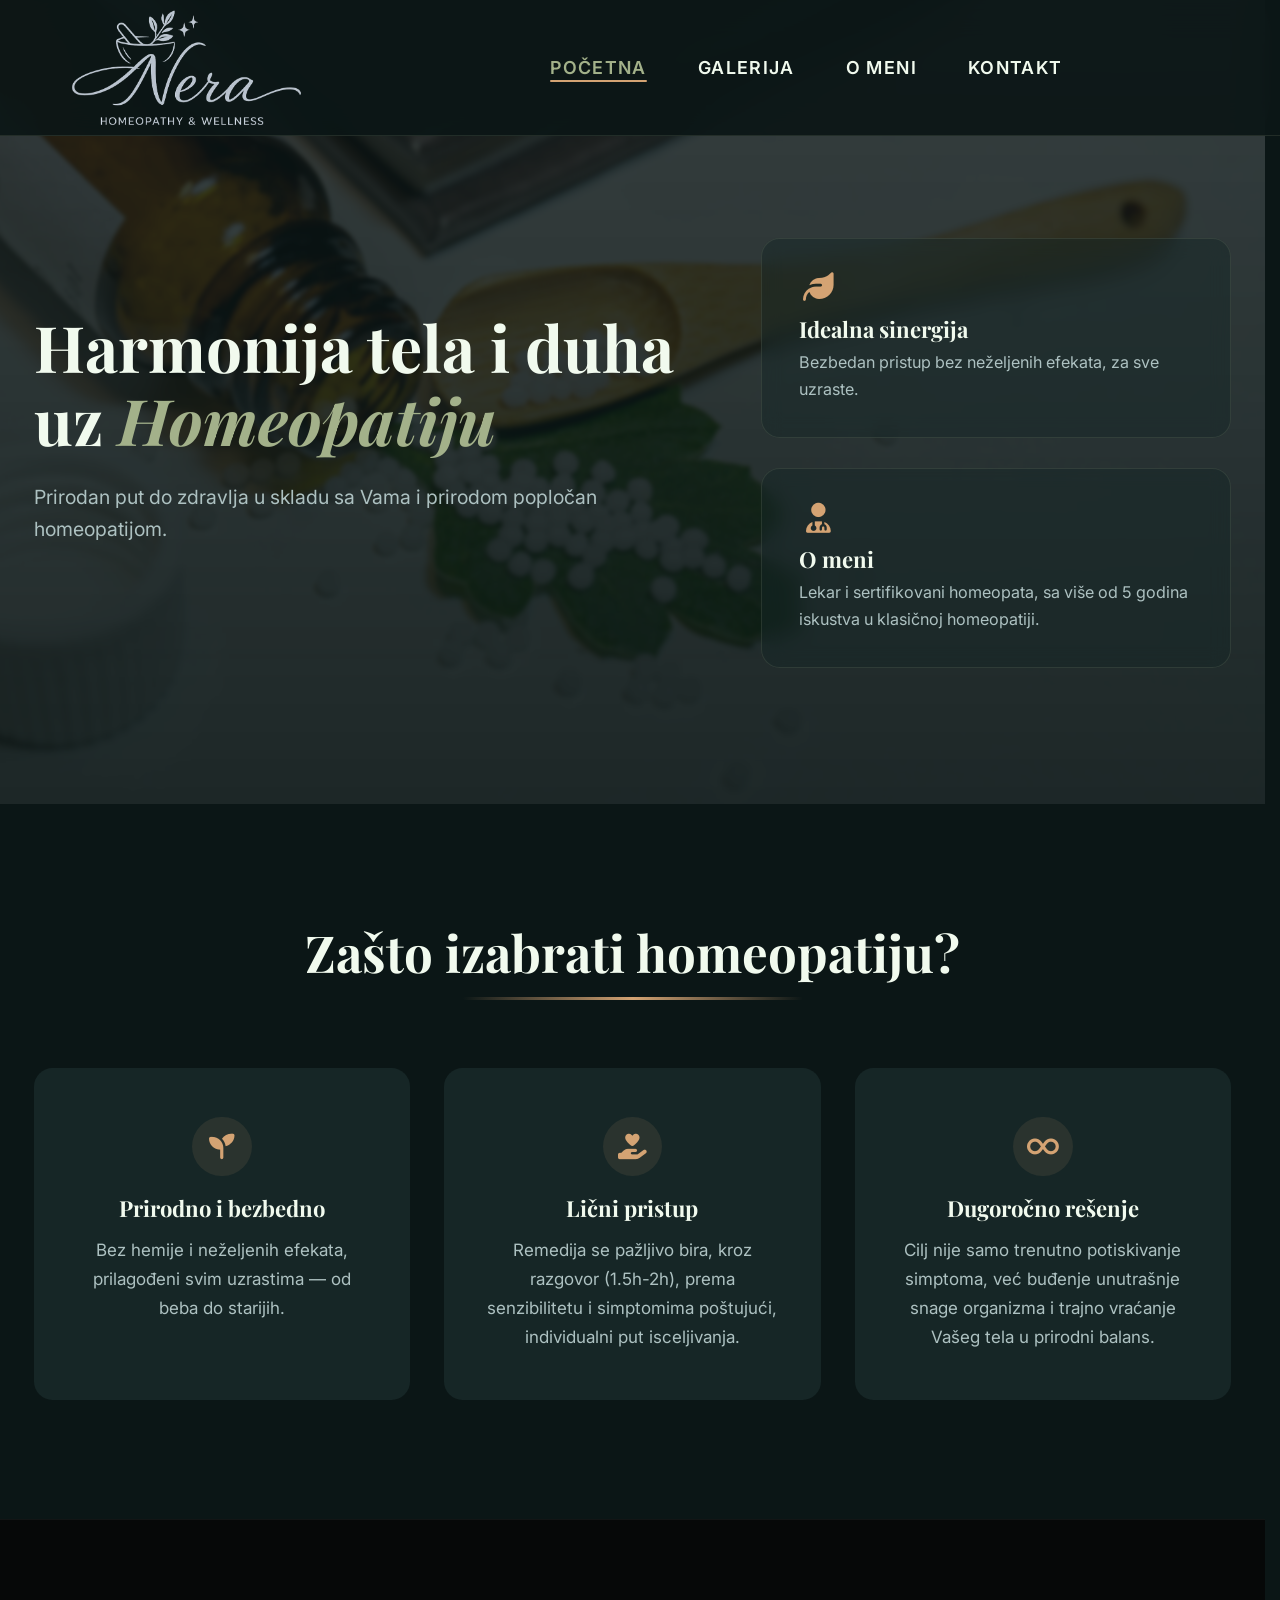
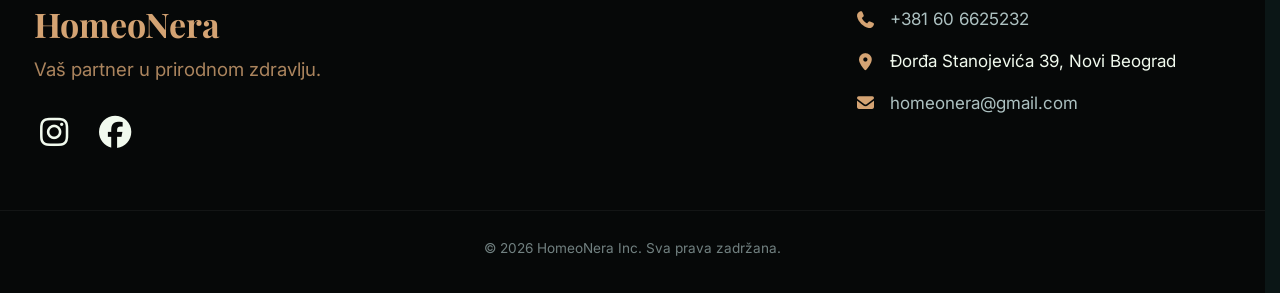
<file: index.html>
<!DOCTYPE html>
<html lang="sr">
<head>
    <meta charset="UTF-8">
    <meta name="viewport" content="width=device-width, initial-scale=1.0">
    <meta name="description" content="Homeopatija Nera – prirodan put do zdravlja kroz individualne tretmane koji tretiraju uzrok, a ne samo simptome.">
    <title>HomeoNera</title>

    <link rel="preconnect" href="https://fonts.googleapis.com">
    <link rel="preconnect" href="https://fonts.gstatic.com" crossorigin>
    <link href="https://fonts.googleapis.com/css2?family=Playfair+Display:ital,wght@0,700;1,400&family=Inter:wght@300;400;600&display=swap" rel="stylesheet">
    <link rel="stylesheet" href="fontawesome-free-7.2.0-web/css/all.min.css">
    
    <link rel="icon" type="image/png" href="favourite.png">
    <link rel="stylesheet" href="style.css">
    <script src="skript.js" defer></script>
</head>

<body>
    <header id="header">
        <div class="container header-content">
            <a href="index.html" class="logo" aria-label="HomeoNera - početna">
                <img src="Nera.png" alt="HomeoNera logo" width="120" height="120">
            </a>

            <button class="hamburger" id="hamburger" aria-label="Otvori navigaciju" aria-expanded="false" aria-controls="nav-links">
                <i class="fas fa-bars" aria-hidden="true"></i>
            </button>

            <nav aria-label="Glavna navigacija">
                <ul id="nav-links" role="list">
                    <li><a href="#pocetna">Početna</a></li>
                    <li><a href="Galerija.html">Galerija</a></li>
                    <li><a href="Omeni.html">O meni</a></li>
                    <li><a href="#kontakt">Kontakt</a></li>
                </ul>
            </nav>
        </div>
    </header>

    <main>
        <section class="hero" id="pocetna" aria-label="Dobrodošlica">
            <div class="container hero-grid">
                <div class="hero-text">
                    <h1>Harmonija tela i duha uz <em>Homeopatiju</em></h1>
                    <p>Prirodan put do zdravlja u skladu sa Vama i prirodom popločan homeopatijom.</p>
                </div>

                <div class="hero-cards">
                    <a href="#usluge" class="card card-1" aria-label="Saznajte više o prirodnim tretmanima">
                        <i class="fas fa-leaf" aria-hidden="true"></i>
                        <h3>Idealna sinergija</h3>
                        <p>Bezbedan pristup bez neželjenih efekata, za sve uzraste.</p>
                    </a>

                    <a href="Omeni.html" class="card card-2" aria-label="Upoznajte Neru">
                        <i class="fas fa-user-md" aria-hidden="true"></i>
                        <h3>O meni</h3>
                        <p>Lekar i sertifikovani homeopata, sa više od 5 godina iskustva u klasičnoj homeopatiji.</p>
                    </a>
                </div>
            </div>
        </section>

        <section class="info-section" id="usluge" aria-labelledby="usluge-naslov">
            <div class="container">
                <h2 class="section-title" id="usluge-naslov">Zašto izabrati homeopatiju?</h2>

                <div class="info-grid">
                    <div class="info-box">
                        <div class="info-icon" aria-hidden="true"><i class="fas fa-seedling"></i></div>
                        <h3 class="naslov">Prirodno i bezbedno</h3>
                        <p class="opravdanje">Bez hemije i neželjenih efekata, prilagođeni svim uzrastima — od beba do starijih.</p>
                    </div>

                    <div class="info-box">
                        <div class="info-icon" aria-hidden="true"><i class="fas fa-hand-holding-heart"></i></div>
                        <h3 class="naslov">Lični pristup</h3>
                        <p class="opravdanje">Remedija se pažljivo bira, kroz razgovor (1.5h-2h), prema senzibilitetu i simptomima poštujući, individualni put isceljivanja.</p>
                    </div>

                    <div class="info-box">
                        <div class="info-icon" aria-hidden="true"><i class="fas fa-infinity"></i></div>
                        <h3 class="naslov">Dugoročno rešenje</h3>
                        <p class="opravdanje">Cilj nije samo trenutno potiskivanje simptoma, već buđenje unutrašnje snage organizma i trajno vraćanje Vašeg tela u prirodni balans.</p>
                    </div>
                </div>
            </div>
        </section>
    </main>

    <footer id="kontakt">
        <div class="container footer-grid">
            <div class="footer-brand">
                <h4>HomeoNera</h4>
                <p>Vaš partner u prirodnom zdravlju.</p>
                <div class="social-icons">
                    <a href="https://www.instagram.com/dr.daniela.mitrovic.98" aria-label="Instagram profil"><i class="fab fa-instagram" aria-hidden="true"></i></a>
                    <a href="https://www.facebook.com/people/Holisti%C4%8Dki-centar-Nera/61590607058036/" aria-label="Facebook profil"><i class="fab fa-facebook" aria-hidden="true"></i></a>
                </div>
            </div>

            <div class="footer-contact">
                <p><i class="fas fa-phone" aria-hidden="true"></i> <a href="tel:+381606625232">+381 60 6625232</a></p>
                <p><i class="fas fa-map-marker-alt" aria-hidden="true"></i> Đorđa Stanojevića 39, Novi Beograd</p>
                <p><i class="fas fa-envelope" aria-hidden="true"></i> <a href="mailto:homeonera@gmail.com">homeonera@gmail.com</a></p>
            </div>

        </div>

        <div class="footer-bottom">
            <p>&copy; 2026 HomeoNera Inc. Sva prava zadržana.</p>
        </div>
    </footer>

</body>
</html>
</file>
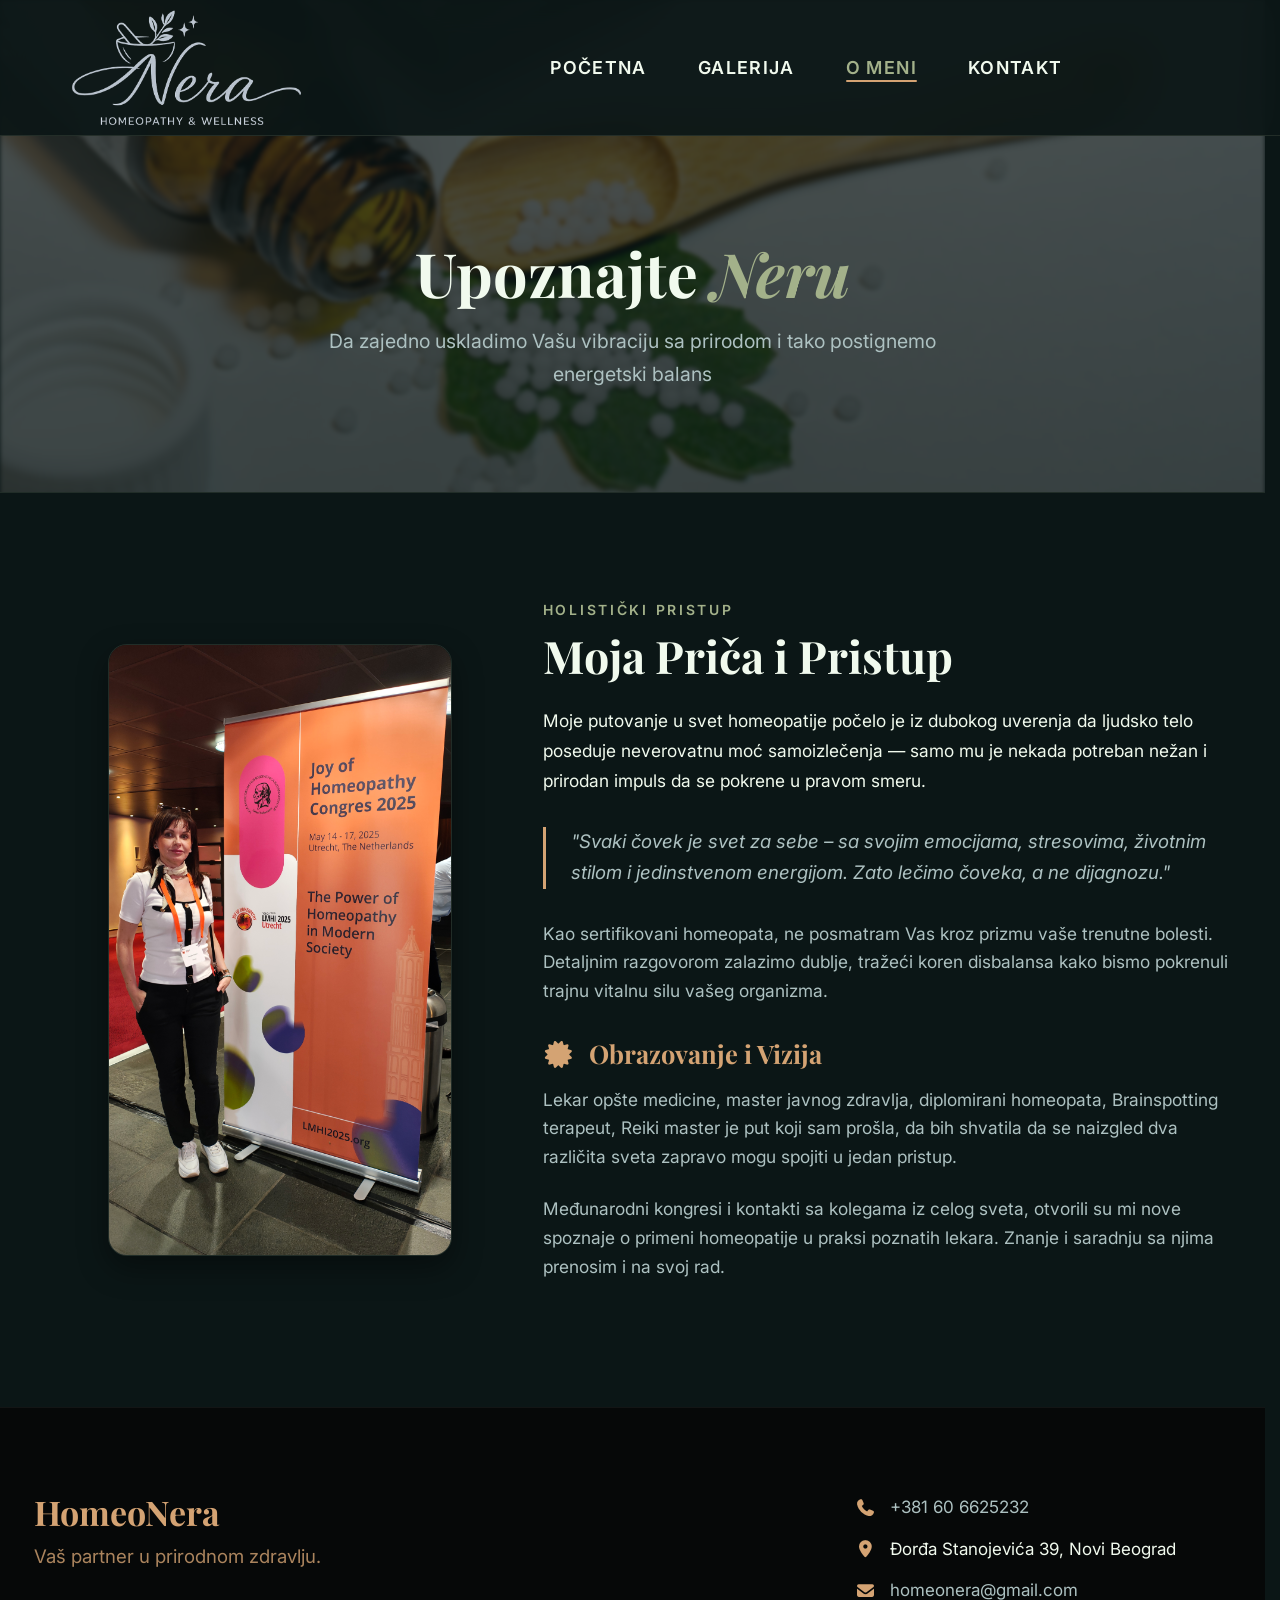
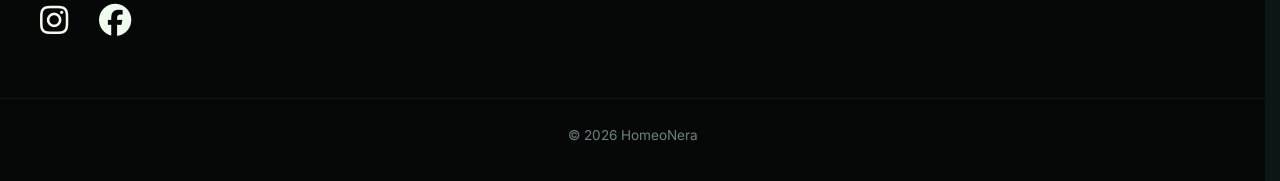
<file: Omeni.html>
<!DOCTYPE html>
<html lang="sr">
<head>
    <meta charset="UTF-8">
    <meta name="viewport" content="width=device-width, initial-scale=1.0">
    <meta name="description" content="Upoznajte Neru – sertifikovanog homeopatu sa više od 10 godina iskustva u klasičnoj homeopatiji u Beogradu.">
    <title>O meni | HomeoNera</title>

    <link rel="preconnect" href="https://fonts.googleapis.com">
    <link rel="preconnect" href="https://fonts.gstatic.com" crossorigin>
    <link href="https://fonts.googleapis.com/css2?family=Playfair+Display:ital,wght@0,700;1,400&family=Inter:wght@300;400;600&display=swap" rel="stylesheet">
    <link rel="stylesheet" href="fontawesome-free-7.2.0-web/css/all.min.css">
    
    <link rel="icon" type="image/png" href="favourite.png">
    <link rel="stylesheet" href="style.css">
    <script src="skript.js" defer></script>
</head>

<body>
    <header id="header">
        <div class="container header-content">
            <a href="index.html" class="logo" aria-label="HomeoNera - početna">
                <img src="Nera.png" alt="HomeoNera logo" width="120" height="120">
            </a>

            <button class="hamburger" id="hamburger" aria-label="Otvori navigaciju" aria-expanded="false" aria-controls="nav-links">
                <i class="fas fa-bars" aria-hidden="true"></i>
            </button>

            <nav aria-label="Glavna navigacija">
                <ul id="nav-links" role="list">
                    <li><a href="index.html#pocetna">Početna</a></li>
                    <li><a href="Galerija.html">Galerija</a></li>
                    <li><a href="Omeni.html" class="active-link">O meni</a></li>
                    <li><a href="#kontakt">Kontakt</a></li>
                </ul>
            </nav>
        </div>
    </header>

    <main class="main-content">
        <section class="about-hero" aria-labelledby="about-hero-heading">
            <div class="container">
                <div class="about-hero-content">
                    <h1 id="about-hero-heading">Upoznajte <em>Neru</em></h1>
                    <p>Da zajedno uskladimo Vašu vibraciju sa prirodom i tako postignemo energetski balans</p>
                </div>
            </div>
        </section>

        <section class="about-me-section" aria-labelledby="about-me-heading">
            <div class="container about-grid">
                <div class="about-image-side">
                    <div class="profile-gallery">
                        <div class="img-box single-profile-img">
                            <img src="IMAGE.jpg" alt="Nera u ordinaciji" class="profile-img" loading="lazy" width="450" height="800">
                        </div>
                    </div>
                </div>

                <div class="about-text-side">
                    <span class="text-badge">Holistički pristup</span>
                    <h2 class="about-subtitle" id="about-me-heading">Moja Priča i Pristup</h2>
                    <p class="lead-text">Moje putovanje u svet homeopatije počelo je iz dubokog uverenja da ljudsko telo poseduje neverovatnu moć samoizlečenja — samo mu je nekada potreban nežan i prirodan impuls da se pokrene u pravom smeru.</p>
                    
                    <blockquote class="about-blockquote">
                        <p>"Svaki čovek je svet za sebe – sa svojim emocijama, stresovima, životnim stilom i jedinstvenom energijom. Zato lečimo čoveka, a ne dijagnozu."</p>
                    </blockquote>

                    <p>Kao sertifikovani homeopata, ne posmatram Vas kroz prizmu vaše trenutne bolesti. Detaljnim razgovorom zalazimo dublje, tražeći koren disbalansa kako bismo pokrenuli trajnu vitalnu silu vašeg organizma.</p>

                    <h3 class="about-mini-title"><i class="fas fa-certificate" aria-hidden="true"></i> Obrazovanje i Vizija</h3>
                    <p>Lekar opšte medicine, master javnog zdravlja, diplomirani homeopata, Brainspotting terapeut, Reiki master je put koji sam prošla, da bih shvatila da se naizgled dva različita sveta zapravo mogu spojiti u jedan pristup.</p>

                    <p>Međunarodni kongresi i kontakti sa kolegama iz celog sveta, otvorili su mi nove spoznaje o primeni homeopatije u praksi poznatih lekara. Znanje i saradnju sa njima prenosim i na svoj rad.</p>
                </div>
            </div>
        </section>
    </main>

    <footer id="kontakt">
        <div class="container footer-grid">
            <div class="footer-brand">
                <h4>HomeoNera</h4>
                <p>Vaš partner u prirodnom zdravlju.</p>
                <div class="social-icons">
                    <a href="https://www.instagram.com/dr.daniela.mitrovic.98" aria-label="Instagram profil"><i class="fab fa-instagram" aria-hidden="true"></i></a>
                    <a href="https://www.facebook.com/people/Holisti%C4%8Dki-centar-Nera/61590607058036/" aria-label="Facebook profil"><i class="fab fa-facebook" aria-hidden="true"></i></a>
                </div>
            </div>

            <div class="footer-contact">
                <p><i class="fas fa-phone" aria-hidden="true"></i> <a href="tel:+381606625232">+381 60 6625232</a></p>
                <p><i class="fas fa-map-marker-alt" aria-hidden="true"></i> Đorđa Stanojevića 39, Novi Beograd</p>
                <p><i class="fas fa-envelope" aria-hidden="true"></i> <a href="mailto:homeonera@gmail.com">homeonera@gmail.com</a></p>
            </div>
        </div>

        <div class="footer-bottom">
            <p>&copy; 2026 HomeoNera</p>
        </div>
    </footer>
</body>
</html>
</file>
<file: style.css>
:root {
    --dark-bg:       #0b1616;
    --navy-blue:     #162626;
    --light-blue:    #a3b18a;
    --gold:          #d4a373;
    --text-white:    #f1faee;
    --text-gray:     #adc1c1;
    --text-muted:    #718080;
    --accent-line:   rgba(163, 177, 138, 0.15);
    --accent-line-h: rgba(212, 163, 115, 0.4);
    --transition:    0.35s cubic-bezier(0.4, 0, 0.2, 1);
}

*, *::before, *::after {
    margin: 0;
    padding: 0;
    box-sizing: border-box;
}

html {
    font-size: 17px;
    scroll-behavior: smooth;
    scrollbar-gutter: stable;
}

body {
    background-color: var(--dark-bg);
    color: var(--text-white);
    font-family: 'Inter', sans-serif;
    line-height: 1.65;
    overflow-x: hidden;
    display: flex;
    flex-direction: column;
    min-height: 100dvh;
}

h1, h2, h3, h4 {
    font-family: 'Playfair Display', serif;
    font-weight: 700;
    line-height: 1.15;
}

img {
    display: block;
    max-width: 100%;
}

a {
    color: inherit;
    text-decoration: none;
}

ul { list-style: none; }

:focus-visible {
    outline: 2px solid var(--gold);
    outline-offset: 3px;
    border-radius: 4px;
}

@media (prefers-reduced-motion: reduce) {
    *, *::before, *::after {
        animation-duration: 0.01ms !important;
        transition-duration: 0.01ms !important;
    }
    html { scroll-behavior: auto; }
}

.container {
    max-width: 80rem;
    margin-inline: auto;
    padding-inline: 2rem;
}

.main-content {
    flex: 1;
}

header {
    height: 8rem;
    display: flex;
    align-items: center;
    position: fixed;
    inset-block-start: 0;
    width: 100%;
    z-index: 100;
    background: rgba(11, 22, 22, 0.92);
    backdrop-filter: blur(1rem);
    -webkit-backdrop-filter: blur(1rem);
    border-bottom: 0.0625rem solid var(--accent-line);
    transition: height var(--transition), background var(--transition), box-shadow var(--transition);
}

header.scrolled {
    height: 4.5rem;
    background: rgba(11, 22, 22, 0.99);
    box-shadow: 0 8px 30px rgba(0, 0, 0, 0.55);
}

.header-content {
    display: flex;
    justify-content: space-between;
    align-items: center;
    width: 100%;
    max-width: 100%;
    padding-inline: 6%;
}

.logo {
    display: flex;
    align-items: center;
    flex-shrink: 0;
}

.logo img {
    height: 7.5rem;
    width: auto;
    object-fit: contain;
    margin-inline-start: -0.5rem;
    transition: height var(--transition);
}

header.scrolled .logo img {
    height: 4rem;
}

.hamburger {
    display: none;
    background: transparent;
    border: none;
    color: var(--text-white);
    font-size: 2.2rem;
    cursor: pointer;
    padding: 0.5rem;
    position: absolute;
    inset-inline-end: 2rem;
    top: 50%;
    translate: 0 -50%;
    transition: color var(--transition);
    z-index: 101;
}

.hamburger:hover,
.hamburger[aria-expanded="true"] { color: var(--light-blue); }

nav { margin-inline-end: 11vw; }

nav ul {
    display: flex;
    gap: 3rem;
    align-items: center;
}

nav ul li a {
    font-size: 1.05rem;
    font-weight: 600;
    letter-spacing: 0.08rem;
    text-transform: uppercase;
    white-space: nowrap;
    position: relative;
    padding-block-end: 0.25rem;
    transition: color var(--transition);
}

nav ul li a::after {
    content: '';
    position: absolute;
    inset-block-end: 0;
    inset-inline-start: 0;
    width: 0;
    height: 0.125rem;
    background: var(--gold);
    transition: width var(--transition);
    border-radius: 1rem;
}

nav ul li a:hover,
nav ul li a.active-link { color: var(--light-blue); }

nav ul li a:hover::after,
nav ul li a.active-link::after { width: 100%; }

.hero {
    position: relative;
    padding-block: 14rem 8rem;
    min-height: 88dvh;
    display: flex;
    align-items: center;
    overflow: hidden;
    background: var(--dark-bg);
}

.hero::before {
    content: '';
    position: absolute;
    inset: -3%;
    background: linear-gradient(
        to bottom,
        rgba(11, 22, 22, 0.8),
        rgba(11, 22, 22, 0.92)
    ), url('Bg1.jpg') center / cover no-repeat;
    filter: blur(2px);
    z-index: 0;
    will-change: transform; 
}

.hero-botanical {
    position: absolute;
    inset-inline-end: 3%;
    top: 50%;
    translate: 0 -50%;
    width: clamp(260px, 35vw, 480px);
    opacity: 0.85;
    pointer-events: none;
    z-index: 1;
    animation: floatLeaf 8s ease-in-out infinite;
}

@keyframes floatLeaf {
    0%, 100% { translate: 0 -50%; }
    50%      { translate: 0 calc(-50% - 12px); }
}

.hero .container { position: relative; z-index: 2; }

.hero-grid {
    display: grid;
    grid-template-columns: 1.4fr 1fr;
    gap: 4rem;
    align-items: center;
}

.hero-eyebrow {
    display: inline-block;
    font-size: 0.8rem;
    font-weight: 600;
    letter-spacing: 0.18rem;
    text-transform: uppercase;
    color: var(--gold);
    margin-bottom: 1.1rem;
    opacity: 0.9;
}

.hero-text h1 {
    font-size: clamp(2.6rem, 5vw, 4.2rem);
    margin-bottom: 1.4rem;
}

.hero-text h1 em {
    color: var(--light-blue);
    font-style: italic;
}

.hero-text > p {
    color: var(--text-gray);
    font-size: 1.15rem;
    max-width: 34rem;
    margin-bottom: 3rem;
}

.hero-cards {
    display: flex;
    flex-direction: column;
    gap: 1.8rem;
}

.card {
    display: block;
    background: rgba(22, 38, 38, 0.45);
    backdrop-filter: blur(0.6rem);
    -webkit-backdrop-filter: blur(0.6rem);
    padding: 2rem 2.2rem;
    border-radius: 1.1rem;
    border: 0.0625rem solid var(--accent-line);
    max-width: 28rem;
    transition: transform var(--transition), border-color var(--transition), background var(--transition);
    cursor: pointer;
    will-change: transform;
}

.card:hover {
    transform: translateY(-2%);
    border-color: var(--gold);
    background: rgba(22, 38, 38, 0.65);
    transition: transform 0.3s ease-in-out, border-color 0.5s ease-in-out, background 0.3s ease-in-out;
}

.card:active { transform: translateY(-2px) scale(0.99); }

.card i {
    font-size: 1.8rem;
    color: var(--gold);
    margin-bottom: 0.8rem;
}

.card h3 {
    font-size: 1.3rem;
    margin-bottom: 0.4rem;
}

.card p {
    color: var(--text-gray);
    font-size: 0.95rem;
}

.info-section {
    padding-block: 7rem;
    background: var(--dark-bg);
}

.section-title {
    text-align: center;
    font-size: clamp(2rem, 4vw, 3rem);
    margin-bottom: 4rem;
}

.section-title::after {
    content: '';
    display: block;
    width: min(50%, 20rem);
    height: 0.18rem;
    background: linear-gradient(to right, transparent, var(--gold), transparent);
    margin: 0.9rem auto 0;
    border-radius: 1rem;
}

.info-grid {
    display: grid;
    grid-template-columns: repeat(auto-fit, minmax(17rem, 1fr));
    gap: 2rem;
}

.info-box {
    background: var(--navy-blue);
    padding: 2.8rem 2.4rem;
    border-radius: 1.1rem;
    border: 0.0625rem solid transparent;
    display: flex;
    flex-direction: column;
    align-items: center;
    text-align: center;
    transition: border-color var(--transition), transform var(--transition);
}

.info-icon {
    width: 3.5rem;
    height: 3.5rem;
    background: rgba(212, 163, 115, 0.1);
    border-radius: 50%;
    display: flex;
    align-items: center;
    justify-content: center;
    margin-bottom: 1.2rem;
    transition: background var(--transition);
}

.info-icon i {
    font-size: 1.5rem;
    color: var(--gold);
}

.naslov {
    font-size: 1.3rem;
    margin-bottom: 0.85rem;
}

.opravdanje {
    font-size: 1rem;
    color: var(--text-gray);
    line-height: 1.7;
}

.info-box, .card, .fact-box, .feature-item, .img-box {
    opacity: 0;
    translate: 0 22px;
    transition: opacity 0.55s ease, translate 0.55s ease;
}

.info-box.visible, .card.visible, .fact-box.visible, .feature-item.visible, .img-box.visible {
    opacity: 1;
    translate: 0 0;
}

.info-box:nth-child(2) { transition-delay: 0.1s; }
.info-box:nth-child(3) { transition-delay: 0.2s; }

.gallery-item:nth-child(4n+1) { transition-delay: 0s; }
.gallery-item:nth-child(4n+2) { transition-delay: 0.02s; }
.gallery-item:nth-child(4n+3) { transition-delay: 0.06s; }
.gallery-item:nth-child(4n+4) { transition-delay: 0.1s; }
.gallery-item:nth-child(4n+5) { transition-delay: 0.13s; }
.gallery-item:nth-child(4n+6) { transition-delay: 0.17s; }
.gallery-item:nth-child(4n+7) { transition-delay: 0.21s; }
.gallery-item:nth-child(4n+8) { transition-delay: 0.24s; }

footer {
    background: #060808;
    padding: 5rem 0 2rem;
    border-top: 0.0625rem solid rgba(255, 255, 255, 0.05);
    margin-top: auto;
}

.footer-grid {
    display: grid;
    grid-template-columns: 2fr 1fr;
    gap: 4rem;
    margin-bottom: 3rem;
}

.footer-brand h4 {
    font-size: 2rem;
    color: var(--gold);
    margin-bottom: 0.6rem;
}

.footer-brand > p {
    font-size: 1.1rem;
    color: var(--gold);
    opacity: 0.8;
}

.social-icons {
    display: flex;
    gap: 1.2rem;
    margin-top: 1.2rem;
}

.social-icons a {
    font-size: 1.9rem;
    transition: color var(--transition), transform var(--transition);
}

.social-icons a:hover {
    color: var(--gold);
    transform: scale(1.25);
}

.footer-contact { display: flex; flex-direction: column; gap: 0.8rem; }

.footer-contact p {
    display: flex;
    align-items: center;
    gap: 0.8rem;
    font-size: 1rem;
}

.footer-contact i { color: var(--gold); flex-shrink: 0; }

.footer-contact a {
    color: var(--text-gray);
    transition: color var(--transition);
}

.footer-contact a:hover { color: var(--gold); }

.footer-bottom {
    text-align: center;
    padding-top: 1.5rem;
    border-top: 0.0625rem solid rgba(255, 255, 255, 0.05);
    font-size: 0.8rem;
    color: var(--text-muted);
}

.about-hero {
    position: relative;
    padding-block: 14rem 6rem;
    background-color: var(--dark-bg);
    text-align: center;
    border-bottom: 0.0625rem solid var(--accent-line);
    overflow: hidden;
}

.about-hero::before {
    content: '';    
    position: absolute;
    top: 0;
    left: 0;
    right: 0;
    bottom: -1%; 
    background: 
        linear-gradient(to bottom, rgba(11, 22, 22, 0.72) 0%, rgba(11, 22, 22, 0.80) 100%),
        url('Bg1.jpg') center / cover no-repeat;
    z-index: 0;
    filter: blur(2px);
}

.about-hero-content {
    position: relative;
    z-index: 1;
}

.about-hero-content .hero-eyebrow {
    display: block;
    margin-bottom: 0.8rem;
}

.about-hero-content h1 {
    font-size: clamp(2.6rem, 5vw, 3.6rem);
    margin-bottom: 1rem;
}

.about-hero-content h1 em {
    color: var(--light-blue);
    font-style: italic;
}

.about-hero-content > p {
    color: var(--text-gray);
    font-size: 1.15rem;
    max-width: 38rem;
    margin-inline: auto;
}

.about-me-section {
    padding-block: 6rem;
    background: var(--dark-bg);
}

.about-grid {
    display: grid;
    grid-template-columns: 1fr 1.4fr;
    gap: 1rem;
    align-items: center;
}

.about-image-side {
    display: flex;
    flex-direction: column;
    align-items: center;
    width: 100%;
}

.profile-gallery {
    display: block;
    width: 100%;
    max-width: 70%;
}

.single-profile-img {
    width: 100%;
    aspect-ratio: 9 / 16;
    height: auto;
}

.img-box {
    border-radius: 1.1rem;
    overflow: hidden;
    border: 0.0625rem solid var(--accent-line);
    box-shadow: 0 12px 30px rgba(0, 0, 0, 0.4);
    transition: transform var(--transition), border-color var(--transition), opacity 0.55s ease, translate 0.55s ease;
}

.profile-img {
    width: 100%;
    height: 100%;
    object-fit: cover;
}

.about-text-side { color: var(--text-gray); }

.text-badge {
    display: inline-block;
    color: var(--light-blue);
    font-size: 0.82rem;
    text-transform: uppercase;
    letter-spacing: 0.16rem;
    font-weight: 600;
    margin-bottom: 0.5rem;
}

.about-subtitle {
    font-size: clamp(2rem, 3.5vw, 2.8rem);
    color: var(--text-white);
    margin-bottom: 1.4rem;
}

.lead-text {
    font-size: 1.15rem;
    color: var(--text-white);
    line-height: 1.75;
    margin-bottom: 1.6rem;
}

.about-blockquote {
    border-inline-start: 3px solid var(--gold);
    padding-inline-start: 1.5rem;
    margin-block: 1.8rem;
    font-style: italic;
    color: var(--text-gray);
}

.about-blockquote p { font-size: 1.1rem; line-height: 1.65; }

.about-text-side > p { font-size: 1.02rem; margin-bottom: 1.4rem; }

.about-mini-title {
    font-size: 1.5rem;
    margin-block: 2rem 1rem;
    color: var(--gold);
}

.about-mini-title i { margin-inline-end: 0.5rem; }

.features-list {
    display: flex;
    flex-direction: column;
    gap: 0.9rem;
    margin-top: 1.2rem;
}

.feature-item {
    display: flex;
    align-items: flex-start;
    gap: 0.9rem;
}

.feature-item i {
    color: var(--light-blue);
    font-size: 1.15rem;
    margin-top: 0.2rem;
    flex-shrink: 0;
}

.feature-item p { margin-bottom: 0; font-size: 1rem; }

@media (max-width: 1200px) {
    html { font-size: 16px; }
    .container { padding-inline: 4%; }
}

@media (max-width: 992px) {
    .about-grid {
        grid-template-columns: 1fr;
        gap: 2.5rem;
    }
    
    .about-text-side {
        order: 1; 
    }
    
    .about-image-side {
        display: none !important;
        order: 2;
        max-width: 260px;
        margin-inline: auto;
        margin-top: 1.5rem;
    }
    .main-img   { height: 20rem; }
    .sub-img-1,
    .sub-img-2  { height: 11rem; }
    .about-subtitle { font-size: 2.1rem; }
    nav ul { gap: 2rem; }
}

@media (max-width: 892px) {
    .hamburger { display: block; }
    nav { margin-inline-end: 0; }
    
    nav ul {
        position: absolute;
        top: 100%;
        inset-inline-end: 5%;
        flex-direction: column;
        align-items: stretch;
        gap: 0;
        background: rgba(16, 30, 30, 0.98);
        border: 0.0625rem solid var(--accent-line);
        border-radius: 1rem;
        box-shadow: 0 16px 44px rgba(0, 0, 0, 0.65);
        width: 15rem;
        padding-block: 0.6rem;
        opacity: 0;
        visibility: hidden;
        transform: translateY(-0.8rem) scale(0.96);
        transition: opacity 0.28s ease, transform 0.28s cubic-bezier(0.175, 0.885, 0.32, 1.275), visibility 0.28s;
        z-index: 100;
        pointer-events: none;
    }

    nav ul::before {
        content: '';
        position: absolute;
        bottom: 100%;
        inset-inline-end: 1.2rem;
        border: 0.5rem solid transparent;
        border-bottom-color: rgba(16, 30, 30, 0.98);
    }

    nav ul.active {
        opacity: 1;
        visibility: visible;
        transform: translateY(0.4rem) scale(1);
        pointer-events: auto;
    }

    nav ul li a {
        display: block;
        padding: 0.9rem 2rem;
        font-size: 1rem;
        text-align: right;
        border-bottom: 0.0625rem solid var(--accent-line);
        transition: background 0.2s, color 0.2s;
    }

    nav ul li a::after { display: none; }
    nav ul li:last-child a { border-bottom: none; }

    nav ul li a:hover {
        background: rgba(163, 177, 138, 0.08);
        color: var(--gold);
    }

    .hero-grid {
        grid-template-columns: 1fr;
        text-align: center;
        gap: 2.5rem;
    }

    .hero-text > p { margin-inline: auto; }
    .hero-cards { align-items: center; }
    .hero-botanical { display: none; }
}

@media (max-width: 768px) {
    .hero-text h1 { font-size: 2.6rem; }
    .section-title { font-size: 2rem; }
    .info-section { padding-block: 5rem; }
    
    .footer-grid {
        grid-template-columns: 1fr;
        gap: 2.5rem;
        text-align: center;
    }
    .social-icons  { justify-content: center; }
    .footer-contact p { justify-content: center; }
}

@media (max-width: 576px) {
    .hero { padding-block: 12rem 6rem; }
    .about-hero { padding-block: 12rem 5rem; }
    .hero-cards .card { width: 100%; }

     .about-image-side {
        max-width: 220px;
        margin-top: 1rem;
    }
    
    .lead-text {
        font-size: 1.05rem;
    }
}

@media (max-width: 480px) {
    .container { padding-inline: 1.2rem; }
    .logo img { height: 5.5rem; }
    header { height: 6.5rem; }
    
    .main-img   { height: 15rem; }
    .sub-img-1,
    .sub-img-2  { height: 8.5rem; }
    .fact-box { padding: 0.9rem 1.1rem; }
    .hero { padding-block: 10rem 5rem; }
}

.gallery-grid {
    display: grid;
    grid-template-columns: repeat(auto-fill, minmax(18rem, 1fr));
    gap: 2rem;
    padding-bottom: 2rem;
}

.gallery-item {
    cursor: pointer;
    height: 16rem;
}

.lightbox {
    position: fixed;
    inset: 0;
    background: rgba(11, 22, 22, 0.96);
    backdrop-filter: blur(10px);
    -webkit-backdrop-filter: blur(10px);
    display: flex;
    align-items: center;
    justify-content: center;
    z-index: 1000;
    opacity: 0;
    pointer-events: none;
    transition: opacity var(--transition);
}

.lightbox.active {
    opacity: 1;
    pointer-events: auto;
}

.lightbox-img {
    max-width: 85vw;
    max-height: 85vh;
    border-radius: 0.8rem;
    box-shadow: 0 15px 50px rgba(0, 0, 0, 0.6);
    border: 0.125rem solid var(--gold);
    object-fit: contain;
    transform: scale(0.95);
    transition: transform var(--transition);
}

.lightbox.active .lightbox-img {
    transform: scale(1);
}

.lightbox-btn {
    position: absolute;
    background: rgba(22, 38, 38, 0.6);
    border: 0.0625rem solid var(--accent-line);
    color: var(--text-white);
    font-size: 1.8rem;
    width: 3.5rem;
    height: 3.5rem;
    border-radius: 50%;
    cursor: pointer;
    display: flex;
    align-items: center;
    justify-content: center;
    transition: background var(--transition), border-color var(--transition), color var(--transition), transform var(--transition);
    z-index: 101;
}

.lightbox-btn:hover {
    background: var(--navy-blue);
    border-color: var(--gold);
    color: var(--gold);
    transform: scale(1.1);
}

.lightbox-prev { left: 4%; }
.lightbox-next { right: 4%; }
.lightbox-close { 
    top: 3%; 
    right: 4%; 
    background: transparent; 
    border-color: transparent; 
    font-size: 2.2rem;
}
.lightbox-close:hover {
    background: transparent;
    border-color: transparent;
}

@media (max-width: 768px) {
    .lightbox-btn { width: 2.8rem; height: 2.8rem; font-size: 1.2rem; }
    .lightbox-prev { left: 2%; }
    .lightbox-next { right: 2%; }
    .lightbox-img { max-width: 95vw; }
}

@media (max-width: 892px) {
    .gallery-item {
        cursor: default;
        pointer-events: none;
    }
}
</file>
